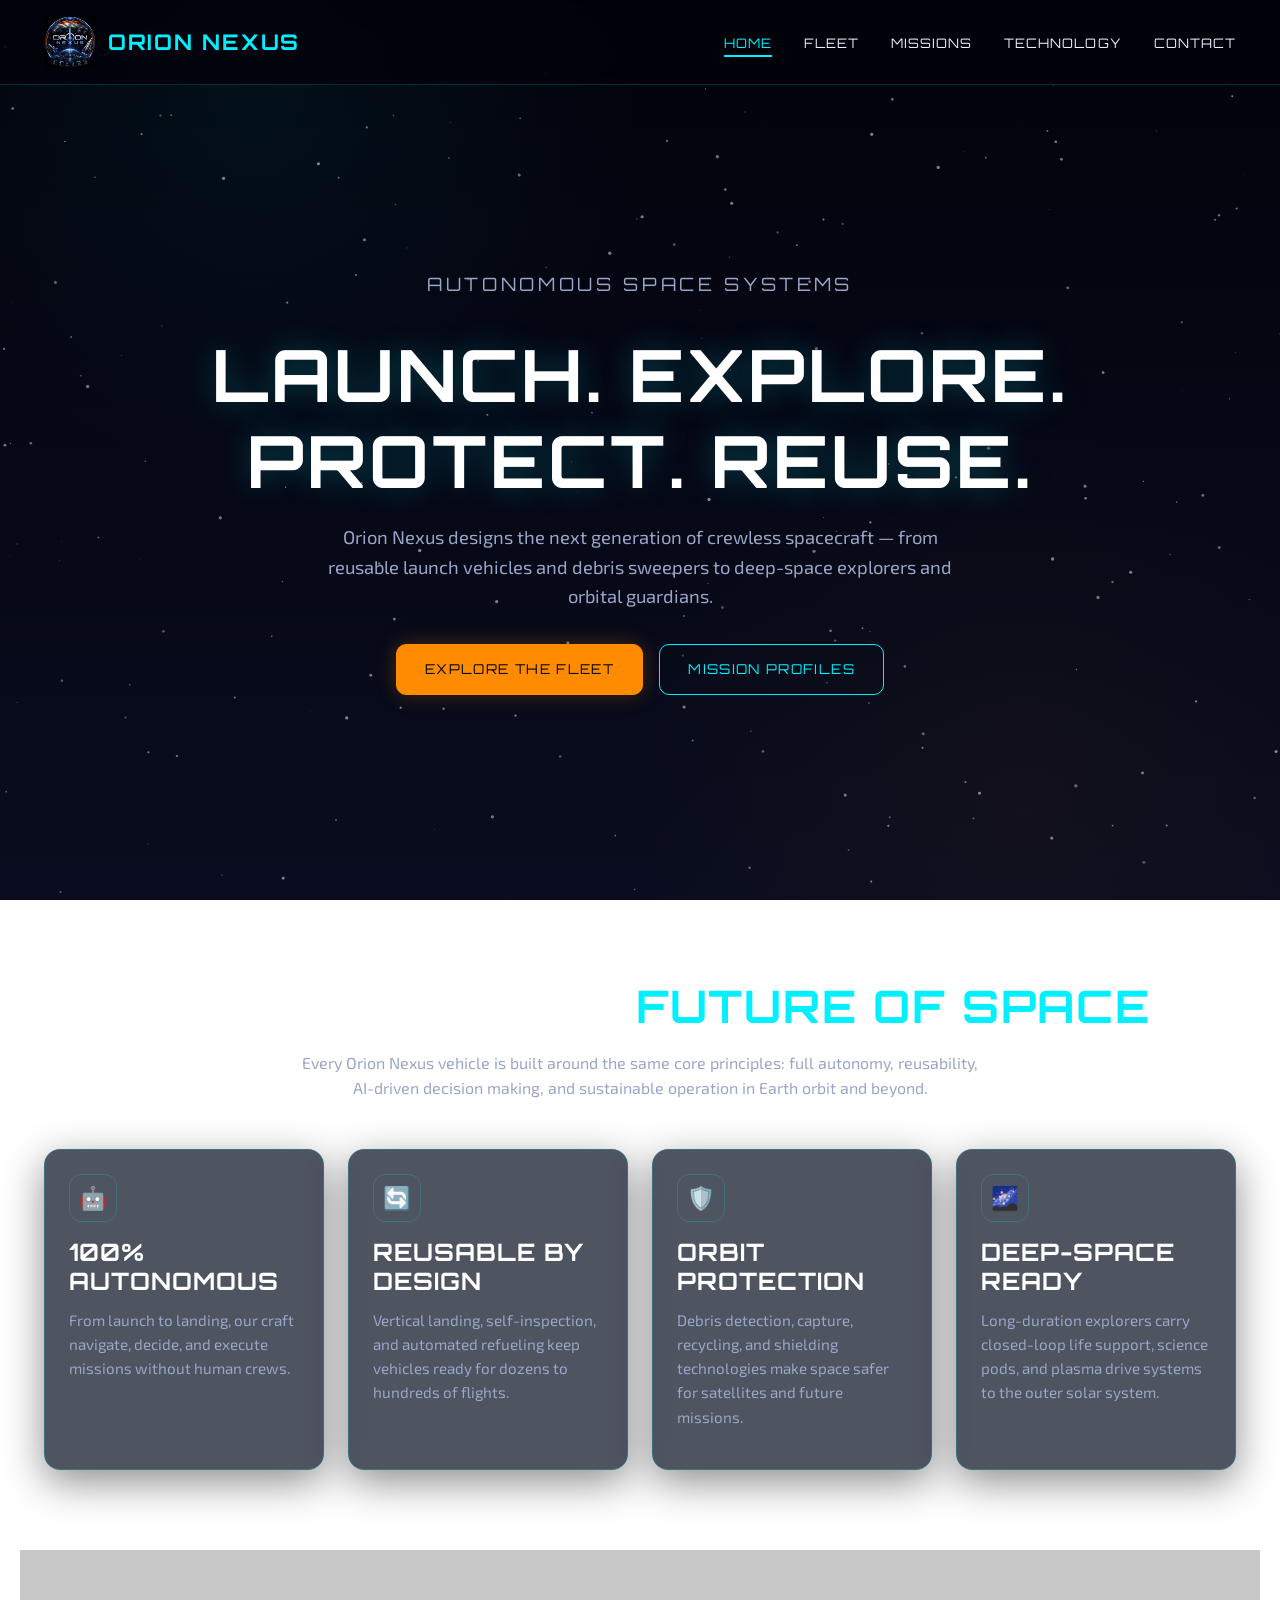
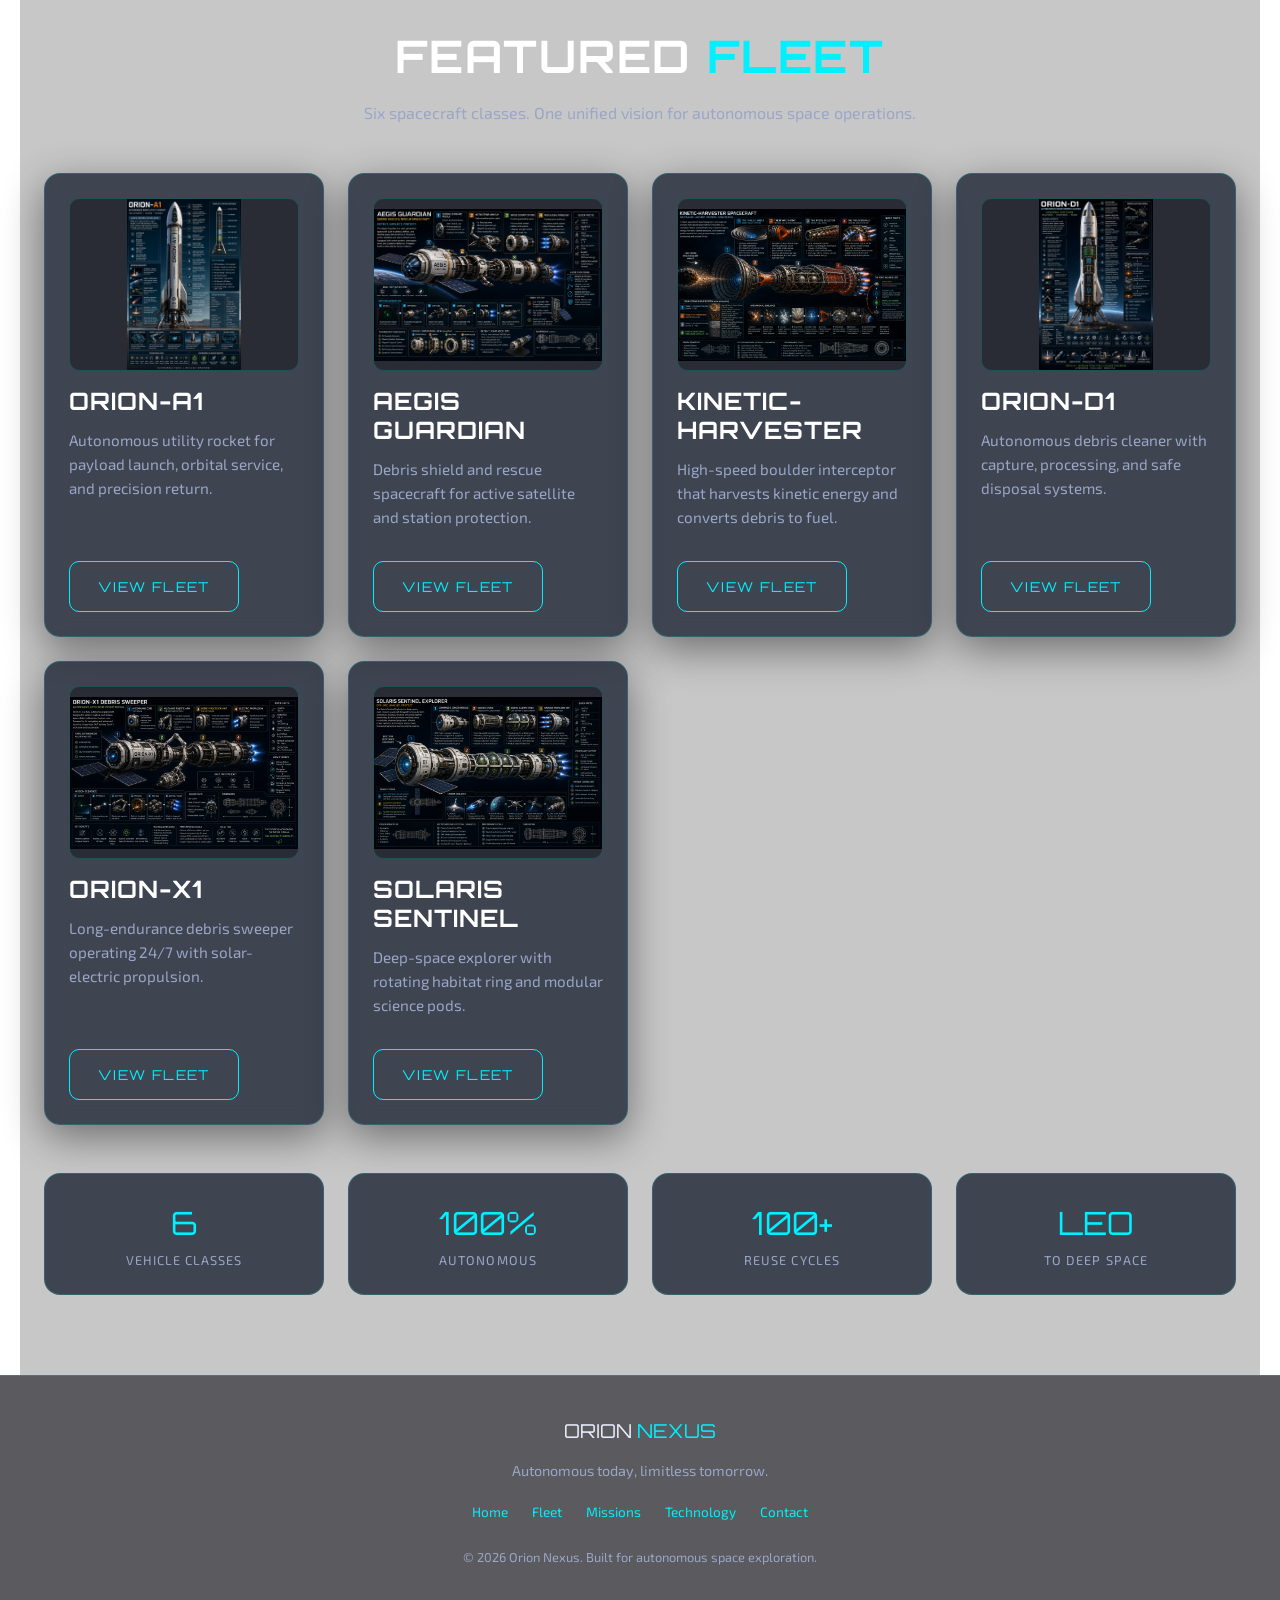
<file: index.html>
<!DOCTYPE html>
<html lang="en">
<head>
  <meta charset="UTF-8" />
  <meta name="viewport" content="width=device-width, initial-scale=1.0" />
  <meta name="description" content="Orion Nexus — autonomous spacecraft, debris removal, and deep-space exploration systems." />
  <title>Orion Nexus | Autonomous Space Systems</title>
  <link rel="preconnect" href="https://fonts.googleapis.com" />
  <link rel="preconnect" href="https://fonts.gstatic.com" crossorigin />
  <link href="https://fonts.googleapis.com/css2?family=Exo+2:wght@300;400;600;700&family=Orbitron:wght@400;500;700;900&display=swap" rel="stylesheet" />
  <link rel="stylesheet" href="css/styles.css" />
</head>
<body>
  <header class="site-header">
    <div class="nav-container">
      <a href="index.html" class="logo logo-with-text">
        <img src="assets/images/orion-nexus-logo.png" alt="" class="logo-img" />
        <span class="logo-text">ORION <span>NEXUS</span></span>
      </a>
      <button class="menu-toggle" aria-label="Open menu" aria-expanded="false">☰</button>
      <nav>
        <ul class="nav-links">
          <li><a href="index.html" class="active">Home</a></li>
          <li><a href="fleet.html">Fleet</a></li>
          <li><a href="missions.html">Missions</a></li>
          <li><a href="technology.html">Technology</a></li>
          <li><a href="contact.html">Contact</a></li>
        </ul>
      </nav>
    </div>
  </header>

  <section class="hero">
    <canvas id="starfield" aria-hidden="true"></canvas>
    <div class="hero-content reveal">
      <p class="hero-subtitle">Autonomous Space Systems</p>
      <h1>Launch. Explore. Protect. Reuse.</h1>
      <p>Orion Nexus designs the next generation of crewless spacecraft — from reusable launch vehicles and debris sweepers to deep-space explorers and orbital guardians.</p>
      <div class="hero-actions">
        <a href="fleet.html" class="btn btn-primary">Explore the Fleet</a>
        <a href="missions.html" class="btn btn-secondary">Mission Profiles</a>
      </div>
    </div>
  </section>

  <main>
    <section class="section">
      <div class="section-header reveal">
        <h2>Engineering the <span class="section-title-accent">Future of Space</span></h2>
        <p>Every Orion Nexus vehicle is built around the same core principles: full autonomy, reusability, AI-driven decision making, and sustainable operation in Earth orbit and beyond.</p>
      </div>
      <div class="card-grid">
        <article class="card reveal">
          <div class="card-icon">🤖</div>
          <h3>100% Autonomous</h3>
          <p>From launch to landing, our craft navigate, decide, and execute missions without human crews.</p>
        </article>
        <article class="card reveal">
          <div class="card-icon">🔄</div>
          <h3>Reusable by Design</h3>
          <p>Vertical landing, self-inspection, and automated refueling keep vehicles ready for dozens to hundreds of flights.</p>
        </article>
        <article class="card reveal">
          <div class="card-icon">🛡️</div>
          <h3>Orbit Protection</h3>
          <p>Debris detection, capture, recycling, and shielding technologies make space safer for satellites and future missions.</p>
        </article>
        <article class="card reveal">
          <div class="card-icon">🌌</div>
          <h3>Deep-Space Ready</h3>
          <p>Long-duration explorers carry closed-loop life support, science pods, and plasma drive systems to the outer solar system.</p>
        </article>
      </div>
    </section>

    <section class="section" style="background: rgba(0,0,0,0.22);">
      <div class="section-header reveal">
        <h2>Featured <span class="section-title-accent">Fleet</span></h2>
        <p>Six spacecraft classes. One unified vision for autonomous space operations.</p>
      </div>
      <div class="card-grid">
        <article class="card fleet-card reveal">
          <img src="assets/images/orion-a1.png" alt="ORION-A1 autonomous reusable rocket" class="card-image" />
          <h3>ORION-A1</h3>
          <p>Autonomous utility rocket for payload launch, orbital service, and precision return.</p>
          <div class="card-actions"><a href="fleet.html" class="btn btn-secondary">View Fleet</a></div>
        </article>
        <article class="card fleet-card reveal">
          <img src="assets/images/aegis-guardian.png" alt="Aegis Guardian debris shield and rescue spacecraft" class="card-image" />
          <h3>Aegis Guardian</h3>
          <p>Debris shield and rescue spacecraft for active satellite and station protection.</p>
          <div class="card-actions"><a href="fleet.html" class="btn btn-secondary">View Fleet</a></div>
        </article>
        <article class="card fleet-card reveal">
          <img src="assets/images/kinetic-harvester.png" alt="Kinetic-Harvester spacecraft" class="card-image" />
          <h3>Kinetic-Harvester</h3>
          <p>High-speed boulder interceptor that harvests kinetic energy and converts debris to fuel.</p>
          <div class="card-actions"><a href="fleet.html" class="btn btn-secondary">View Fleet</a></div>
        </article>
        <article class="card fleet-card reveal">
          <img src="assets/images/orion-d1.png" alt="ORION-D1 debris cleaner" class="card-image" />
          <h3>ORION-D1</h3>
          <p>Autonomous debris cleaner with capture, processing, and safe disposal systems.</p>
          <div class="card-actions"><a href="fleet.html" class="btn btn-secondary">View Fleet</a></div>
        </article>
        <article class="card fleet-card reveal">
          <img src="assets/images/orion-x1.png" alt="ORION-X1 debris sweeper" class="card-image" />
          <h3>ORION-X1</h3>
          <p>Long-endurance debris sweeper operating 24/7 with solar-electric propulsion.</p>
          <div class="card-actions"><a href="fleet.html" class="btn btn-secondary">View Fleet</a></div>
        </article>
        <article class="card fleet-card reveal">
          <img src="assets/images/solaris-sentinel.png" alt="Solaris Sentinel Explorer" class="card-image" />
          <h3>Solaris Sentinel</h3>
          <p>Deep-space explorer with rotating habitat ring and modular science pods.</p>
          <div class="card-actions"><a href="fleet.html" class="btn btn-secondary">View Fleet</a></div>
        </article>
      </div>

      <div class="stats-row reveal">
        <div class="stat"><div class="stat-value">6</div><div class="stat-label">Vehicle Classes</div></div>
        <div class="stat"><div class="stat-value">100%</div><div class="stat-label">Autonomous</div></div>
        <div class="stat"><div class="stat-value">100+</div><div class="stat-label">Reuse Cycles</div></div>
        <div class="stat"><div class="stat-value">LEO</div><div class="stat-label">to Deep Space</div></div>
      </div>
    </section>
  </main>

  <footer class="site-footer">
    <div class="footer-logo">ORION <span>NEXUS</span></div>
    <p class="footer-tagline">Autonomous today, limitless tomorrow.</p>
    <ul class="footer-links">
      <li><a href="index.html">Home</a></li>
      <li><a href="fleet.html">Fleet</a></li>
      <li><a href="missions.html">Missions</a></li>
      <li><a href="technology.html">Technology</a></li>
      <li><a href="contact.html">Contact</a></li>
    </ul>
    <p class="copyright">© 2026 Orion Nexus. Built for autonomous space exploration.</p>
  </footer>

  <script src="js/main.js"></script>
</body>
</html>
</file>
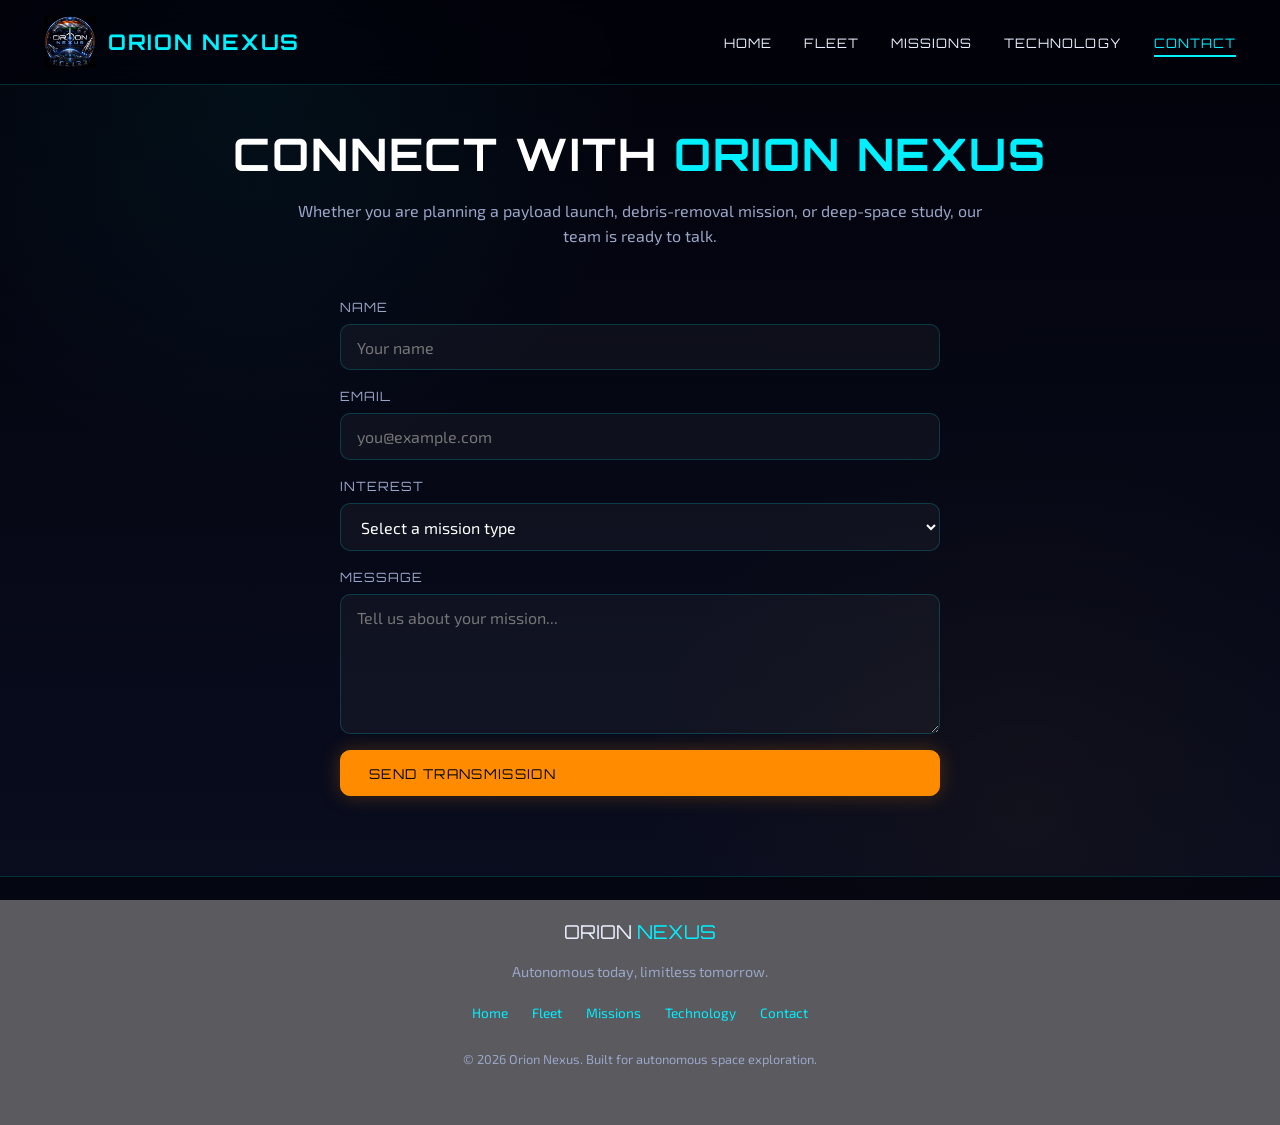
<file: contact.html>
<!DOCTYPE html>
<html lang="en">
<head>
  <meta charset="UTF-8" />
  <meta name="viewport" content="width=device-width, initial-scale=1.0" />
  <meta name="description" content="Contact Orion Nexus for mission inquiries, partnerships, and autonomous space systems information." />
  <title>Contact | Orion Nexus</title>
  <link rel="preconnect" href="https://fonts.googleapis.com" />
  <link rel="preconnect" href="https://fonts.gstatic.com" crossorigin />
  <link href="https://fonts.googleapis.com/css2?family=Exo+2:wght@300;400;600;700&family=Orbitron:wght@400;500;700;900&display=swap" rel="stylesheet" />
  <link rel="stylesheet" href="css/styles.css" />
</head>
<body>
  <header class="site-header">
    <div class="nav-container">
      <a href="index.html" class="logo logo-with-text">
        <img src="assets/images/orion-nexus-logo.png" alt="" class="logo-img" />
        <span class="logo-text">ORION <span>NEXUS</span></span>
      </a>
      <button class="menu-toggle" aria-label="Open menu" aria-expanded="false">☰</button>
      <nav>
        <ul class="nav-links">
          <li><a href="index.html">Home</a></li>
          <li><a href="fleet.html">Fleet</a></li>
          <li><a href="missions.html">Missions</a></li>
          <li><a href="technology.html">Technology</a></li>
          <li><a href="contact.html" class="active">Contact</a></li>
        </ul>
      </nav>
    </div>
  </header>

  <main>
    <section class="section" style="padding-top: 8rem;">
      <div class="section-header reveal">
        <h2>Connect with <span class="section-title-accent">Orion Nexus</span></h2>
        <p>Whether you are planning a payload launch, debris-removal mission, or deep-space study, our team is ready to talk.</p>
      </div>

      <form class="contact-form reveal" id="contact-form" novalidate>
        <div class="form-group">
          <label for="name">Name</label>
          <input type="text" id="name" name="name" placeholder="Your name" required />
        </div>
        <div class="form-group">
          <label for="email">Email</label>
          <input type="email" id="email" name="email" placeholder="you@example.com" required />
        </div>
        <div class="form-group">
          <label for="interest">Interest</label>
          <select id="interest" name="interest" required>
            <option value="" disabled selected>Select a mission type</option>
            <option value="launch">Launch &amp; Return</option>
            <option value="debris">Debris Removal</option>
            <option value="shield">Shield &amp; Rescue</option>
            <option value="harvest">Kinetic Harvesting</option>
            <option value="explore">Deep-Space Exploration</option>
            <option value="partnership">Partnership / Media</option>
          </select>
        </div>
        <div class="form-group">
          <label for="message">Message</label>
          <textarea id="message" name="message" placeholder="Tell us about your mission..." required></textarea>
        </div>
        <button type="submit" class="btn btn-primary">Send Transmission</button>
      </form>
    </section>
  </main>

  <footer class="site-footer">
    <div class="footer-logo">ORION <span>NEXUS</span></div>
    <p class="footer-tagline">Autonomous today, limitless tomorrow.</p>
    <ul class="footer-links">
      <li><a href="index.html">Home</a></li>
      <li><a href="fleet.html">Fleet</a></li>
      <li><a href="missions.html">Missions</a></li>
      <li><a href="technology.html">Technology</a></li>
      <li><a href="contact.html">Contact</a></li>
    </ul>
    <p class="copyright">© 2026 Orion Nexus. Built for autonomous space exploration.</p>
  </footer>

  <script src="js/main.js"></script>
</body>
</html>
</file>
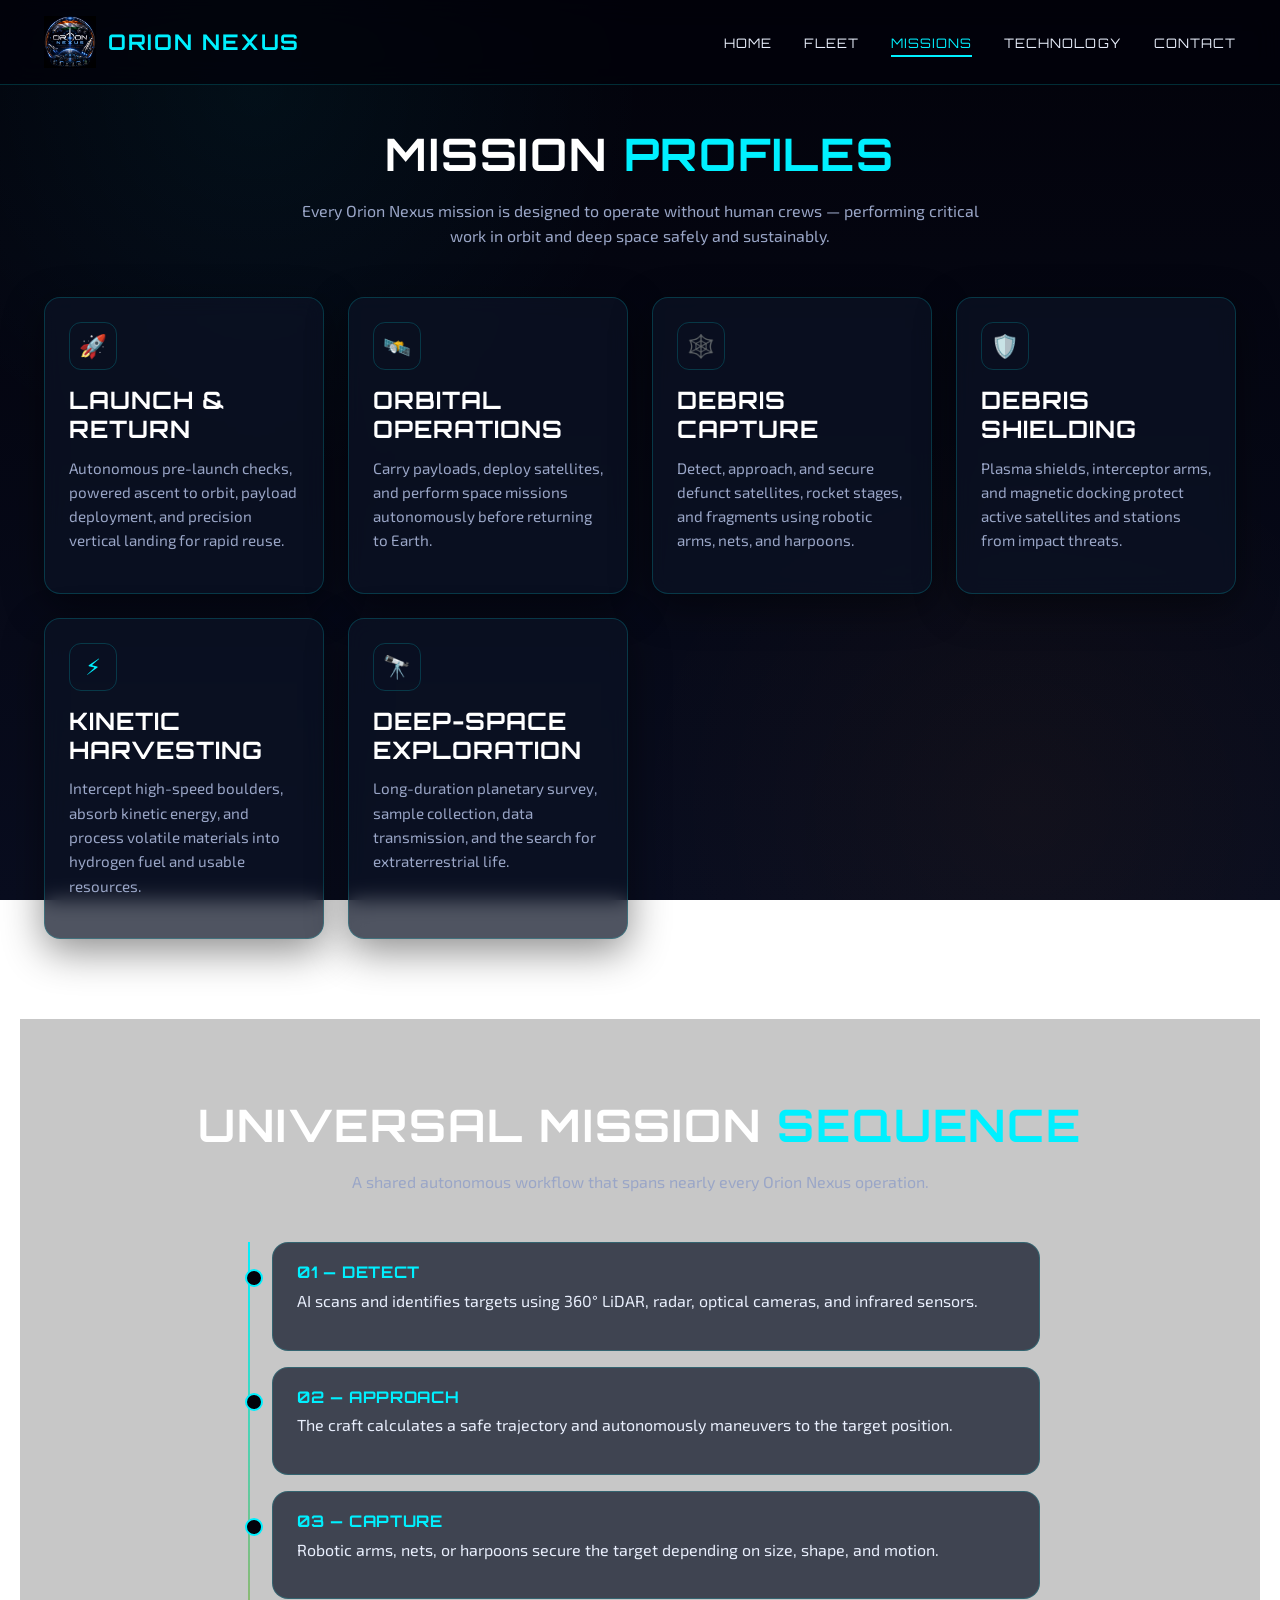
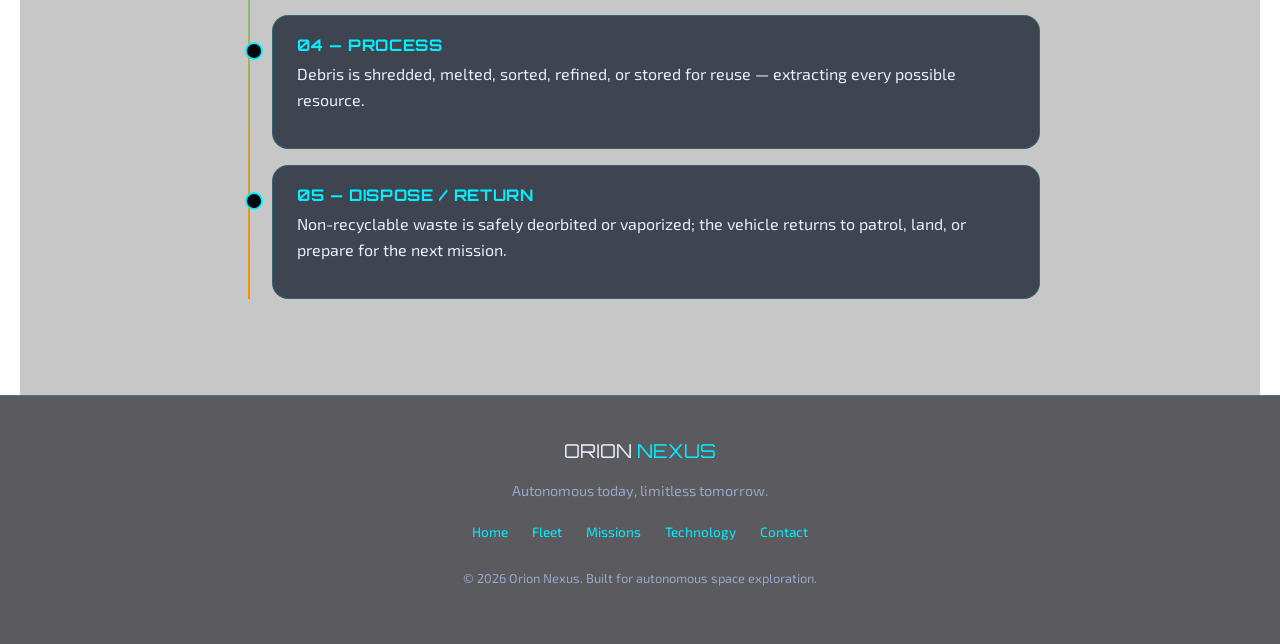
<file: missions.html>
<!DOCTYPE html>
<html lang="en">
<head>
  <meta charset="UTF-8" />
  <meta name="viewport" content="width=device-width, initial-scale=1.0" />
  <meta name="description" content="Orion Nexus mission profiles: launch, debris removal, shielding, kinetic harvesting, and deep-space exploration." />
  <title>Missions | Orion Nexus</title>
  <link rel="preconnect" href="https://fonts.googleapis.com" />
  <link rel="preconnect" href="https://fonts.gstatic.com" crossorigin />
  <link href="https://fonts.googleapis.com/css2?family=Exo+2:wght@300;400;600;700&family=Orbitron:wght@400;500;700;900&display=swap" rel="stylesheet" />
  <link rel="stylesheet" href="css/styles.css" />
</head>
<body>
  <header class="site-header">
    <div class="nav-container">
      <a href="index.html" class="logo logo-with-text">
        <img src="assets/images/orion-nexus-logo.png" alt="" class="logo-img" />
        <span class="logo-text">ORION <span>NEXUS</span></span>
      </a>
      <button class="menu-toggle" aria-label="Open menu" aria-expanded="false">☰</button>
      <nav>
        <ul class="nav-links">
          <li><a href="index.html">Home</a></li>
          <li><a href="fleet.html">Fleet</a></li>
          <li><a href="missions.html" class="active">Missions</a></li>
          <li><a href="technology.html">Technology</a></li>
          <li><a href="contact.html">Contact</a></li>
        </ul>
      </nav>
    </div>
  </header>

  <main>
    <section class="section" style="padding-top: 8rem;">
      <div class="section-header reveal">
        <h2>Mission <span class="section-title-accent">Profiles</span></h2>
        <p>Every Orion Nexus mission is designed to operate without human crews — performing critical work in orbit and deep space safely and sustainably.</p>
      </div>

      <div class="card-grid">
        <article class="card reveal">
          <div class="card-icon">🚀</div>
          <h3>Launch &amp; Return</h3>
          <p>Autonomous pre-launch checks, powered ascent to orbit, payload deployment, and precision vertical landing for rapid reuse.</p>
        </article>
        <article class="card reveal">
          <div class="card-icon">🛰️</div>
          <h3>Orbital Operations</h3>
          <p>Carry payloads, deploy satellites, and perform space missions autonomously before returning to Earth.</p>
        </article>
        <article class="card reveal">
          <div class="card-icon">🕸️</div>
          <h3>Debris Capture</h3>
          <p>Detect, approach, and secure defunct satellites, rocket stages, and fragments using robotic arms, nets, and harpoons.</p>
        </article>
        <article class="card reveal">
          <div class="card-icon">🛡️</div>
          <h3>Debris Shielding</h3>
          <p>Plasma shields, interceptor arms, and magnetic docking protect active satellites and stations from impact threats.</p>
        </article>
        <article class="card reveal">
          <div class="card-icon">⚡</div>
          <h3>Kinetic Harvesting</h3>
          <p>Intercept high-speed boulders, absorb kinetic energy, and process volatile materials into hydrogen fuel and usable resources.</p>
        </article>
        <article class="card reveal">
          <div class="card-icon">🔭</div>
          <h3>Deep-Space Exploration</h3>
          <p>Long-duration planetary survey, sample collection, data transmission, and the search for extraterrestrial life.</p>
        </article>
      </div>
    </section>

    <section class="section" style="background: rgba(0,0,0,0.22);">
      <div class="section-header reveal">
        <h2>Universal Mission <span class="section-title-accent">Sequence</span></h2>
        <p>A shared autonomous workflow that spans nearly every Orion Nexus operation.</p>
      </div>
      <div class="timeline">
        <div class="timeline-step reveal">
          <h4>01 — Detect</h4>
          <p>AI scans and identifies targets using 360° LiDAR, radar, optical cameras, and infrared sensors.</p>
        </div>
        <div class="timeline-step reveal">
          <h4>02 — Approach</h4>
          <p>The craft calculates a safe trajectory and autonomously maneuvers to the target position.</p>
        </div>
        <div class="timeline-step reveal">
          <h4>03 — Capture</h4>
          <p>Robotic arms, nets, or harpoons secure the target depending on size, shape, and motion.</p>
        </div>
        <div class="timeline-step reveal">
          <h4>04 — Process</h4>
          <p>Debris is shredded, melted, sorted, refined, or stored for reuse — extracting every possible resource.</p>
        </div>
        <div class="timeline-step reveal">
          <h4>05 — Dispose / Return</h4>
          <p>Non-recyclable waste is safely deorbited or vaporized; the vehicle returns to patrol, land, or prepare for the next mission.</p>
        </div>
      </div>
    </section>
  </main>

  <footer class="site-footer">
    <div class="footer-logo">ORION <span>NEXUS</span></div>
    <p class="footer-tagline">Autonomous today, limitless tomorrow.</p>
    <ul class="footer-links">
      <li><a href="index.html">Home</a></li>
      <li><a href="fleet.html">Fleet</a></li>
      <li><a href="missions.html">Missions</a></li>
      <li><a href="technology.html">Technology</a></li>
      <li><a href="contact.html">Contact</a></li>
    </ul>
    <p class="copyright">© 2026 Orion Nexus. Built for autonomous space exploration.</p>
  </footer>

  <script src="js/main.js"></script>
</body>
</html>
</file>
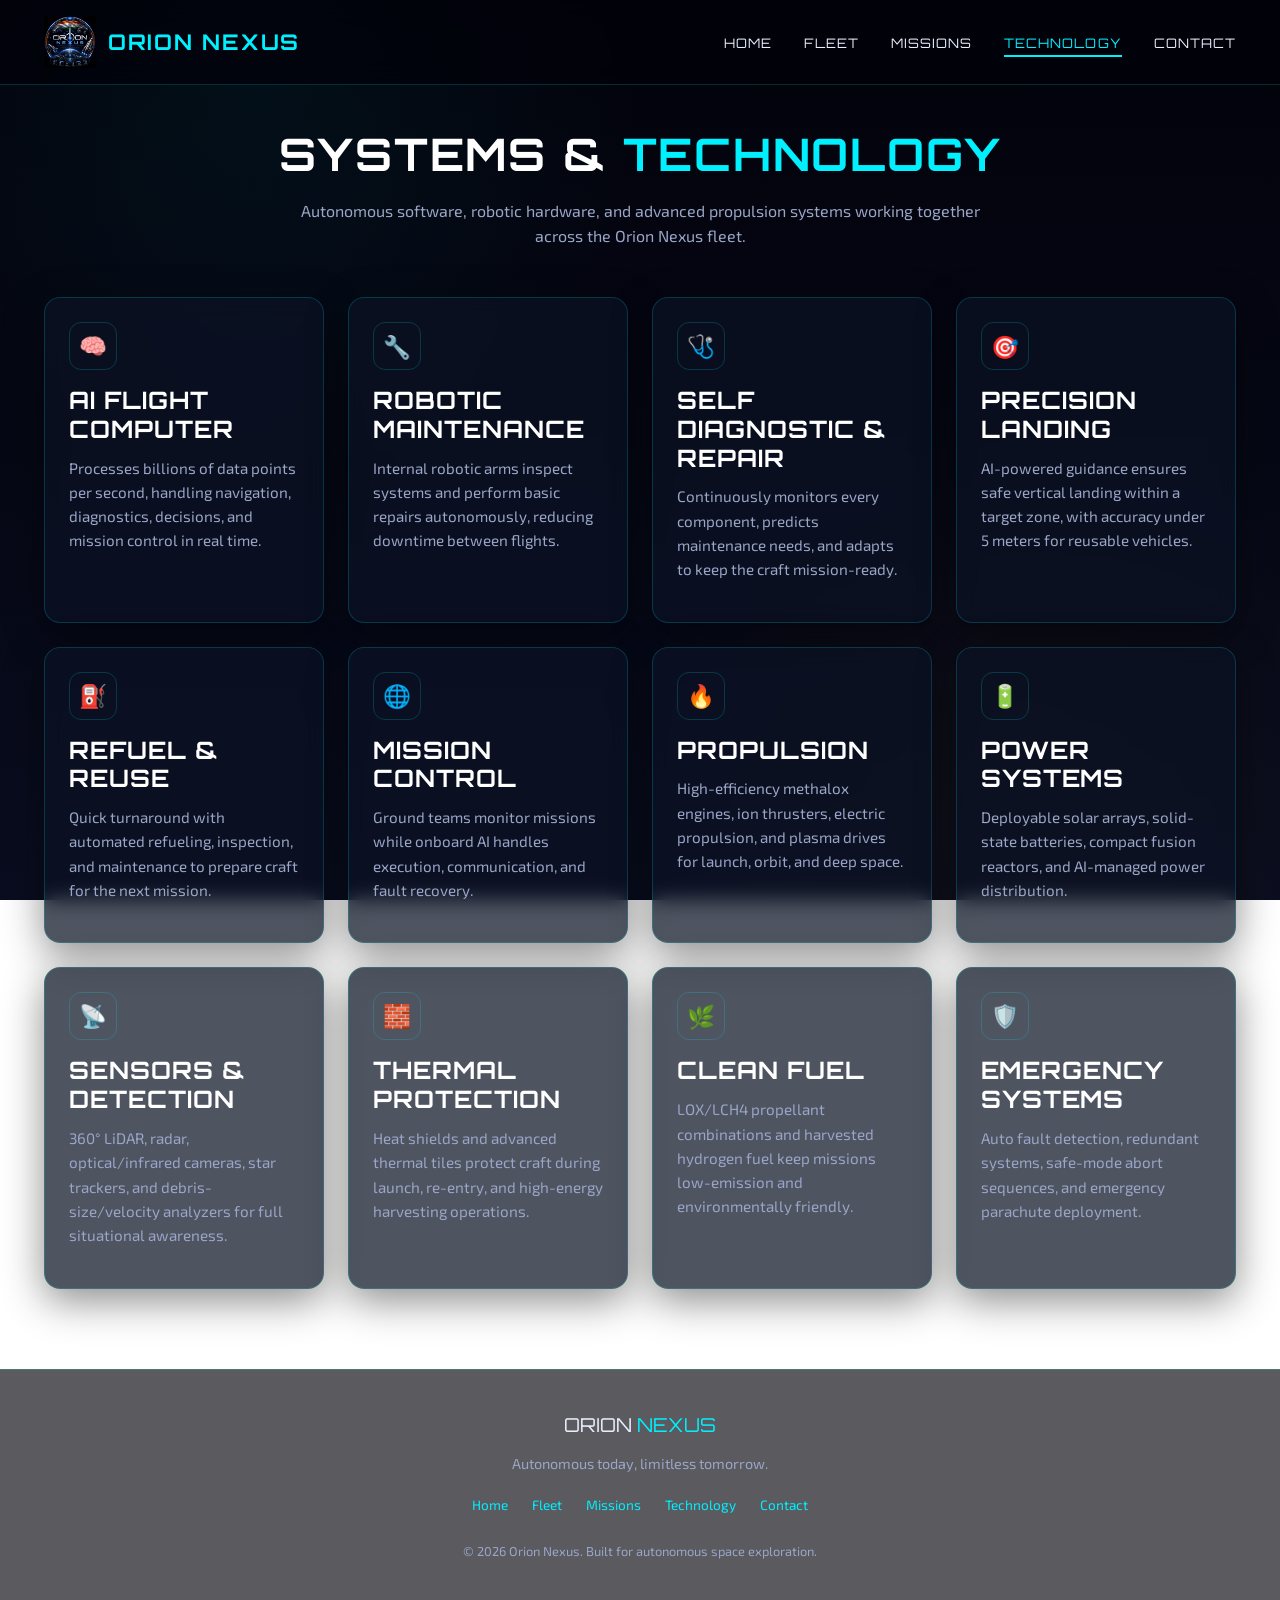
<file: technology.html>
<!DOCTYPE html>
<html lang="en">
<head>
  <meta charset="UTF-8" />
  <meta name="viewport" content="width=device-width, initial-scale=1.0" />
  <meta name="description" content="Orion Nexus spacecraft systems and technologies: AI flight computers, robotic maintenance, precision landing, propulsion, and more." />
  <title>Technology | Orion Nexus</title>
  <link rel="preconnect" href="https://fonts.googleapis.com" />
  <link rel="preconnect" href="https://fonts.gstatic.com" crossorigin />
  <link href="https://fonts.googleapis.com/css2?family=Exo+2:wght@300;400;600;700&family=Orbitron:wght@400;500;700;900&display=swap" rel="stylesheet" />
  <link rel="stylesheet" href="css/styles.css" />
</head>
<body>
  <header class="site-header">
    <div class="nav-container">
      <a href="index.html" class="logo logo-with-text">
        <img src="assets/images/orion-nexus-logo.png" alt="" class="logo-img" />
        <span class="logo-text">ORION <span>NEXUS</span></span>
      </a>
      <button class="menu-toggle" aria-label="Open menu" aria-expanded="false">☰</button>
      <nav>
        <ul class="nav-links">
          <li><a href="index.html">Home</a></li>
          <li><a href="fleet.html">Fleet</a></li>
          <li><a href="missions.html">Missions</a></li>
          <li><a href="technology.html" class="active">Technology</a></li>
          <li><a href="contact.html">Contact</a></li>
        </ul>
      </nav>
    </div>
  </header>

  <main>
    <section class="section" style="padding-top: 8rem;">
      <div class="section-header reveal">
        <h2>Systems &amp; <span class="section-title-accent">Technology</span></h2>
        <p>Autonomous software, robotic hardware, and advanced propulsion systems working together across the Orion Nexus fleet.</p>
      </div>

      <div class="card-grid">
        <article class="card reveal">
          <div class="card-icon">🧠</div>
          <h3>AI Flight Computer</h3>
          <p>Processes billions of data points per second, handling navigation, diagnostics, decisions, and mission control in real time.</p>
        </article>
        <article class="card reveal">
          <div class="card-icon">🔧</div>
          <h3>Robotic Maintenance</h3>
          <p>Internal robotic arms inspect systems and perform basic repairs autonomously, reducing downtime between flights.</p>
        </article>
        <article class="card reveal">
          <div class="card-icon">🩺</div>
          <h3>Self Diagnostic &amp; Repair</h3>
          <p>Continuously monitors every component, predicts maintenance needs, and adapts to keep the craft mission-ready.</p>
        </article>
        <article class="card reveal">
          <div class="card-icon">🎯</div>
          <h3>Precision Landing</h3>
          <p>AI-powered guidance ensures safe vertical landing within a target zone, with accuracy under 5 meters for reusable vehicles.</p>
        </article>
        <article class="card reveal">
          <div class="card-icon">⛽</div>
          <h3>Refuel &amp; Reuse</h3>
          <p>Quick turnaround with automated refueling, inspection, and maintenance to prepare craft for the next mission.</p>
        </article>
        <article class="card reveal">
          <div class="card-icon">🌐</div>
          <h3>Mission Control</h3>
          <p>Ground teams monitor missions while onboard AI handles execution, communication, and fault recovery.</p>
        </article>
        <article class="card reveal">
          <div class="card-icon">🔥</div>
          <h3>Propulsion</h3>
          <p>High-efficiency methalox engines, ion thrusters, electric propulsion, and plasma drives for launch, orbit, and deep space.</p>
        </article>
        <article class="card reveal">
          <div class="card-icon">🔋</div>
          <h3>Power Systems</h3>
          <p>Deployable solar arrays, solid-state batteries, compact fusion reactors, and AI-managed power distribution.</p>
        </article>
        <article class="card reveal">
          <div class="card-icon">📡</div>
          <h3>Sensors &amp; Detection</h3>
          <p>360° LiDAR, radar, optical/infrared cameras, star trackers, and debris-size/velocity analyzers for full situational awareness.</p>
        </article>
        <article class="card reveal">
          <div class="card-icon">🧱</div>
          <h3>Thermal Protection</h3>
          <p>Heat shields and advanced thermal tiles protect craft during launch, re-entry, and high-energy harvesting operations.</p>
        </article>
        <article class="card reveal">
          <div class="card-icon">🌿</div>
          <h3>Clean Fuel</h3>
          <p>LOX/LCH4 propellant combinations and harvested hydrogen fuel keep missions low-emission and environmentally friendly.</p>
        </article>
        <article class="card reveal">
          <div class="card-icon">🛡️</div>
          <h3>Emergency Systems</h3>
          <p>Auto fault detection, redundant systems, safe-mode abort sequences, and emergency parachute deployment.</p>
        </article>
      </div>
    </section>
  </main>

  <footer class="site-footer">
    <div class="footer-logo">ORION <span>NEXUS</span></div>
    <p class="footer-tagline">Autonomous today, limitless tomorrow.</p>
    <ul class="footer-links">
      <li><a href="index.html">Home</a></li>
      <li><a href="fleet.html">Fleet</a></li>
      <li><a href="missions.html">Missions</a></li>
      <li><a href="technology.html">Technology</a></li>
      <li><a href="contact.html">Contact</a></li>
    </ul>
    <p class="copyright">© 2026 Orion Nexus. Built for autonomous space exploration.</p>
  </footer>

  <script src="js/main.js"></script>
</body>
</html>
</file>
<file: css/styles.css>
/* Orion Nexus — Space Theme Stylesheet */

:root {
  --bg-deep: #02020a;
  --bg-panel: rgba(12, 18, 36, 0.72);
  --bg-panel-solid: #0b1224;
  --accent-cyan: #00f0ff;
  --accent-cyan-dim: rgba(0, 240, 255, 0.15);
  --accent-orange: #ff8c00;
  --accent-orange-dim: rgba(255, 140, 0, 0.15);
  --text-main: #e8eefc;
  --text-muted: #9aa6c7;
  --text-heading: #ffffff;
  --border: rgba(0, 240, 255, 0.18);
  --border-hover: rgba(0, 240, 255, 0.65);
  --radius: 16px;
  --radius-sm: 10px;
  --transition: 0.3s ease;
  --shadow-glow: 0 0 24px rgba(0, 240, 255, 0.12);
  --shadow-card: 0 12px 40px rgba(0, 0, 0, 0.45);
  --font-body: 'Exo 2', 'Segoe UI', system-ui, sans-serif;
  --font-heading: 'Orbitron', 'Exo 2', sans-serif;
}

* {
  box-sizing: border-box;
  margin: 0;
  padding: 0;
}

html {
  scroll-behavior: smooth;
}

body {
  font-family: var(--font-body);
  color: var(--text-main);
  background:
    radial-gradient(circle at 20% 10%, rgba(0, 240, 255, 0.05), transparent 30%),
    radial-gradient(circle at 80% 90%, rgba(255, 140, 0, 0.04), transparent 30%),
    linear-gradient(180deg, var(--bg-deep) 0%, #090d1f 100%);
  background-attachment: fixed;
  line-height: 1.6;
  min-height: 100vh;
}

img {
  max-width: 100%;
  display: block;
}

a {
  color: var(--accent-cyan);
  text-decoration: none;
  transition: color var(--transition);
}

a:hover {
  color: var(--accent-orange);
}

h1, h2, h3, h4 {
  font-family: var(--font-heading);
  color: var(--text-heading);
  line-height: 1.2;
  letter-spacing: 0.04em;
  text-transform: uppercase;
}

h1 { font-size: clamp(2.2rem, 6vw, 4.5rem); }
h2 { font-size: clamp(1.6rem, 4vw, 2.8rem); margin-bottom: 1rem; }
h3 { font-size: clamp(1.1rem, 2.5vw, 1.5rem); margin-bottom: 0.75rem; }
p { margin-bottom: 1rem; }

/* Header & Navigation */
.site-header {
  position: fixed;
  top: 0;
  left: 0;
  right: 0;
  z-index: 1000;
  background: rgba(2, 2, 10, 0.72);
  backdrop-filter: blur(14px);
  border-bottom: 1px solid var(--border);
}

.nav-container {
  max-width: 1240px;
  margin: 0 auto;
  padding: 1rem 1.5rem;
  display: flex;
  align-items: center;
  justify-content: space-between;
}

.logo {
  font-family: var(--font-heading);
  font-size: 1.35rem;
  font-weight: 700;
  color: var(--text-heading);
  letter-spacing: 0.08em;
}

.logo span {
  color: var(--accent-cyan);
}

.logo {
  display: flex;
  align-items: center;
}

.logo-img {
  height: 52px;
  width: auto;
  max-width: 200px;
  object-fit: contain;
}

.logo-with-text {
  gap: 0.75rem;
}

.logo-text {
  font-family: var(--font-heading);
  font-size: 1.35rem;
  font-weight: 700;
  color: var(--text-heading);
  letter-spacing: 0.08em;
}

.logo-text span {
  color: var(--accent-cyan);
}

.nav-links {
  display: flex;
  gap: 2rem;
  list-style: none;
}

.nav-links a {
  font-family: var(--font-heading);
  font-size: 0.82rem;
  letter-spacing: 0.08em;
  text-transform: uppercase;
  color: var(--text-main);
  position: relative;
}

.nav-links a::after {
  content: '';
  position: absolute;
  bottom: -6px;
  left: 0;
  width: 0;
  height: 2px;
  background: var(--accent-cyan);
  transition: width var(--transition);
}

.nav-links a:hover::after,
.nav-links a.active::after {
  width: 100%;
}

.nav-links a:hover,
.nav-links a.active {
  color: var(--accent-cyan);
}

.menu-toggle {
  display: none;
  background: none;
  border: none;
  color: var(--text-heading);
  font-size: 1.6rem;
  cursor: pointer;
}

/* Hero */
.hero {
  position: relative;
  min-height: 100vh;
  display: flex;
  align-items: center;
  justify-content: center;
  text-align: center;
  padding: 8rem 1.5rem 4rem;
  overflow: hidden;
}

#starfield {
  position: absolute;
  inset: 0;
  z-index: 0;
  opacity: 0.7;
}

.hero-content {
  position: relative;
  z-index: 1;
  max-width: 880px;
}

.hero-subtitle {
  color: var(--accent-cyan);
  font-family: var(--font-heading);
  font-size: 0.9rem;
  letter-spacing: 0.2em;
  text-transform: uppercase;
  margin-bottom: 1rem;
}

.hero h1 {
  margin-bottom: 1.25rem;
  text-shadow: 0 0 30px rgba(0, 240, 255, 0.25);
}

.hero p {
  font-size: 1.15rem;
  color: var(--text-muted);
  max-width: 640px;
  margin: 0 auto 2rem;
}

.btn {
  display: inline-flex;
  align-items: center;
  gap: 0.5rem;
  padding: 0.85rem 1.75rem;
  font-family: var(--font-heading);
  font-size: 0.85rem;
  letter-spacing: 0.1em;
  text-transform: uppercase;
  border-radius: var(--radius-sm);
  border: 1px solid transparent;
  cursor: pointer;
  transition: transform var(--transition), box-shadow var(--transition), background var(--transition);
}

.btn-primary {
  background: var(--accent-orange);
  color: #070707;
  border-color: var(--accent-orange);
  box-shadow: 0 0 20px rgba(255, 140, 0, 0.25);
}

.btn-primary:hover {
  transform: translateY(-2px);
  box-shadow: 0 0 30px rgba(255, 140, 0, 0.45);
  color: #070707;
}

.btn-secondary {
  background: transparent;
  color: var(--accent-cyan);
  border-color: var(--accent-cyan);
}

.btn-secondary:hover {
  background: var(--accent-cyan-dim);
  color: var(--text-heading);
}

.hero-actions {
  display: flex;
  gap: 1rem;
  justify-content: center;
  flex-wrap: wrap;
}

/* Sections */
.section {
  max-width: 1240px;
  margin: 0 auto;
  padding: 5rem 1.5rem;
}

.section-header {
  text-align: center;
  margin-bottom: 3rem;
}

.section-header p {
  color: var(--text-muted);
  max-width: 700px;
  margin: 0 auto;
}

.section-title-accent {
  color: var(--accent-cyan);
}

/* Cards */
.card-grid {
  display: grid;
  grid-template-columns: repeat(auto-fit, minmax(280px, 1fr));
  gap: 1.5rem;
}

.card {
  background: var(--bg-panel);
  border: 1px solid var(--border);
  border-radius: var(--radius);
  padding: 1.5rem;
  box-shadow: var(--shadow-card);
  transition: transform var(--transition), border-color var(--transition), box-shadow var(--transition);
  display: flex;
  flex-direction: column;
  backdrop-filter: blur(10px);
}

.card:hover {
  transform: translateY(-6px);
  border-color: var(--border-hover);
  box-shadow: var(--shadow-glow), var(--shadow-card);
}

.card-icon {
  width: 48px;
  height: 48px;
  display: flex;
  align-items: center;
  justify-content: center;
  border: 1px solid var(--border);
  border-radius: 12px;
  margin-bottom: 1rem;
  color: var(--accent-cyan);
  font-size: 1.4rem;
}

.card h3 {
  color: var(--text-heading);
}

.card p, .card li {
  color: var(--text-muted);
  font-size: 0.95rem;
}

.card ul {
  margin-left: 1.1rem;
}

.card-image {
  width: 100%;
  aspect-ratio: 3 / 2;
  object-fit: cover;
  border-radius: var(--radius-sm);
  margin-bottom: 1rem;
  border: 1px solid var(--border);
}

.card-actions {
  margin-top: auto;
  padding-top: 1rem;
}

/* Fleet page */
.fleet-card .card-image {
  aspect-ratio: 4 / 3;
  object-fit: contain;
  background: rgba(0, 0, 0, 0.35);
}

.role-tag {
  display: inline-block;
  font-size: 0.7rem;
  font-family: var(--font-heading);
  letter-spacing: 0.08em;
  text-transform: uppercase;
  padding: 0.25rem 0.6rem;
  border-radius: 999px;
  background: var(--accent-cyan-dim);
  color: var(--accent-cyan);
  border: 1px solid var(--border);
  margin-bottom: 0.75rem;
}

.spec-list {
  list-style: none;
  margin: 0 0 1rem;
}

.spec-list li {
  display: flex;
  justify-content: space-between;
  padding: 0.35rem 0;
  border-bottom: 1px solid rgba(255, 255, 255, 0.06);
  font-size: 0.85rem;
}

.spec-list li span:first-child {
  color: var(--text-muted);
}

.spec-list li span:last-child {
  color: var(--text-heading);
  font-weight: 600;
}

/* Stats */
.stats-row {
  display: grid;
  grid-template-columns: repeat(auto-fit, minmax(160px, 1fr));
  gap: 1.5rem;
  margin-top: 3rem;
}

.stat {
  text-align: center;
  padding: 1.5rem;
  background: var(--bg-panel);
  border: 1px solid var(--border);
  border-radius: var(--radius);
}

.stat-value {
  font-family: var(--font-heading);
  font-size: 2rem;
  color: var(--accent-cyan);
}

.stat-label {
  font-size: 0.8rem;
  color: var(--text-muted);
  text-transform: uppercase;
  letter-spacing: 0.08em;
}

/* Mission timeline */
.timeline {
  position: relative;
  max-width: 800px;
  margin: 2rem auto 0;
  padding-left: 2rem;
}

.timeline::before {
  content: '';
  position: absolute;
  top: 0;
  bottom: 0;
  left: 8px;
  width: 2px;
  background: linear-gradient(180deg, var(--accent-cyan), var(--accent-orange));
}

.timeline-step {
  position: relative;
  padding: 1.25rem 1.5rem;
  margin-bottom: 1rem;
  background: var(--bg-panel);
  border: 1px solid var(--border);
  border-radius: var(--radius);
}

.timeline-step::before {
  content: '';
  position: absolute;
  left: -1.75rem;
  top: 1.6rem;
  width: 14px;
  height: 14px;
  border-radius: 50%;
  background: var(--bg-deep);
  border: 2px solid var(--accent-cyan);
}

.timeline-step h4 {
  color: var(--accent-cyan);
  margin-bottom: 0.35rem;
}

/* Modal / Lightbox */
.modal {
  position: fixed;
  inset: 0;
  z-index: 2000;
  display: none;
  align-items: center;
  justify-content: center;
  background: rgba(2, 2, 10, 0.92);
  padding: 1.5rem;
  opacity: 0;
  transition: opacity var(--transition);
}

.modal.open {
  display: flex;
  opacity: 1;
}

.modal-content {
  position: relative;
  max-width: 1000px;
  width: 100%;
  max-height: 90vh;
  overflow-y: auto;
  background: var(--bg-panel-solid);
  border: 1px solid var(--border-hover);
  border-radius: var(--radius);
  box-shadow: var(--shadow-glow);
  padding: 1.5rem;
}

.modal-close {
  position: absolute;
  top: 1rem;
  right: 1rem;
  background: transparent;
  border: none;
  color: var(--text-heading);
  font-size: 1.8rem;
  cursor: pointer;
  z-index: 10;
}

.modal-image {
  width: 100%;
  border-radius: var(--radius-sm);
  border: 1px solid var(--border);
  margin-bottom: 1rem;
}

.modal-body ul {
  margin: 0.75rem 0 1rem 1.25rem;
  color: var(--text-muted);
}

.modal-body ul li {
  margin-bottom: 0.4rem;
  line-height: 1.5;
}

.modal-body strong {
  color: var(--accent-cyan);
}

/* Industry estimate table */
.estimate-table-wrapper {
  max-width: 800px;
  margin: 0 auto 2rem;
  overflow-x: auto;
}

.estimate-table {
  width: 100%;
  border-collapse: collapse;
  background: var(--bg-panel);
  border: 1px solid var(--border);
  border-radius: var(--radius);
  overflow: hidden;
}

.estimate-table th,
.estimate-table td {
  padding: 1rem 1.25rem;
  text-align: left;
  border-bottom: 1px solid rgba(255, 255, 255, 0.06);
}

.estimate-table th {
  font-family: var(--font-heading);
  font-size: 0.85rem;
  letter-spacing: 0.08em;
  text-transform: uppercase;
  color: var(--accent-cyan);
  background: rgba(0, 240, 255, 0.08);
}

.estimate-table tr:last-child td {
  border-bottom: none;
}

.estimate-total {
  font-weight: 700;
  color: var(--accent-orange);
}

.estimate-total td {
  border-top: 2px solid var(--accent-orange);
}

.estimate-midpoint,
.estimate-disclaimer {
  max-width: 800px;
  margin: 0 auto 1.5rem;
}

.estimate-midpoint h3 {
  color: var(--accent-cyan);
}

.estimate-midpoint ul {
  margin-left: 1.25rem;
  color: var(--text-muted);
}

.estimate-highlight {
  text-align: center;
  font-family: var(--font-heading);
  font-size: 1.5rem;
  color: var(--accent-orange);
  padding: 1rem;
  background: var(--accent-orange-dim);
  border: 1px solid var(--accent-orange);
  border-radius: var(--radius);
  margin: 1.5rem 0;
}

.estimate-disclaimer {
  background: rgba(255, 140, 0, 0.08);
  border: 1px solid rgba(255, 140, 0, 0.25);
  border-radius: var(--radius);
  padding: 1.25rem;
}

.estimate-disclaimer p {
  margin-bottom: 0;
  color: var(--text-muted);
  font-size: 0.9rem;
}

/* Contact form */
.contact-form {
  max-width: 600px;
  margin: 0 auto;
  display: flex;
  flex-direction: column;
  gap: 1rem;
}

.form-group {
  display: flex;
  flex-direction: column;
}

.form-group label {
  font-family: var(--font-heading);
  font-size: 0.8rem;
  text-transform: uppercase;
  letter-spacing: 0.08em;
  margin-bottom: 0.4rem;
  color: var(--text-muted);
}

.form-group input,
.form-group select,
.form-group textarea {
  background: rgba(255, 255, 255, 0.04);
  border: 1px solid var(--border);
  border-radius: var(--radius-sm);
  padding: 0.8rem 1rem;
  color: var(--text-heading);
  font-family: var(--font-body);
  font-size: 1rem;
  outline: none;
  transition: border-color var(--transition), box-shadow var(--transition);
}

.form-group input:focus,
.form-group select:focus,
.form-group textarea:focus {
  border-color: var(--accent-cyan);
  box-shadow: 0 0 0 3px var(--accent-cyan-dim);
}

.form-group textarea {
  min-height: 140px;
  resize: vertical;
}

/* Footer */
.site-footer {
  border-top: 1px solid var(--border);
  background: rgba(2, 2, 10, 0.65);
  padding: 2.5rem 1.5rem;
  text-align: center;
}

.footer-logo {
  font-family: var(--font-heading);
  font-size: 1.2rem;
  margin-bottom: 0.75rem;
}

.footer-logo span {
  color: var(--accent-cyan);
}

.footer-tagline {
  color: var(--text-muted);
  font-size: 0.9rem;
  margin-bottom: 1rem;
}

.footer-links {
  display: flex;
  justify-content: center;
  gap: 1.5rem;
  list-style: none;
  margin-bottom: 1.5rem;
}

.footer-links a {
  font-size: 0.85rem;
}

.copyright {
  color: var(--text-muted);
  font-size: 0.8rem;
}

/* Utility */
.text-center { text-align: center; }
.reveal {
  opacity: 0;
  transform: translateY(24px);
  transition: opacity 0.6s ease, transform 0.6s ease;
}

.reveal.visible {
  opacity: 1;
  transform: translateY(0);
}

/* Responsive */
@media (max-width: 768px) {
  .nav-links {
    position: fixed;
    top: 64px;
    right: 0;
    width: min(280px, 80vw);
    flex-direction: column;
    gap: 0;
    background: rgba(2, 2, 10, 0.96);
    border-left: 1px solid var(--border);
    padding: 1rem 0;
    transform: translateX(100%);
    transition: transform var(--transition);
  }

  .nav-links.open {
    transform: translateX(0);
  }

  .nav-links li {
    width: 100%;
  }

  .nav-links a {
    display: block;
    padding: 0.9rem 1.5rem;
  }

  .menu-toggle {
    display: block;
  }

  .logo-img {
    height: 44px;
  }

  .logo-text {
    font-size: 1.1rem;
  }

  .hero {
    padding-top: 7rem;
  }

  .hero-actions {
    flex-direction: column;
    align-items: center;
  }

  .timeline {
    padding-left: 1.5rem;
  }

  .timeline-step::before {
    left: -1.5rem;
  }
}

@media (prefers-reduced-motion: reduce) {
  html { scroll-behavior: auto; }
  *, *::before, *::after {
    animation-duration: 0.01ms !important;
    transition-duration: 0.01ms !important;
  }
}
</file>
